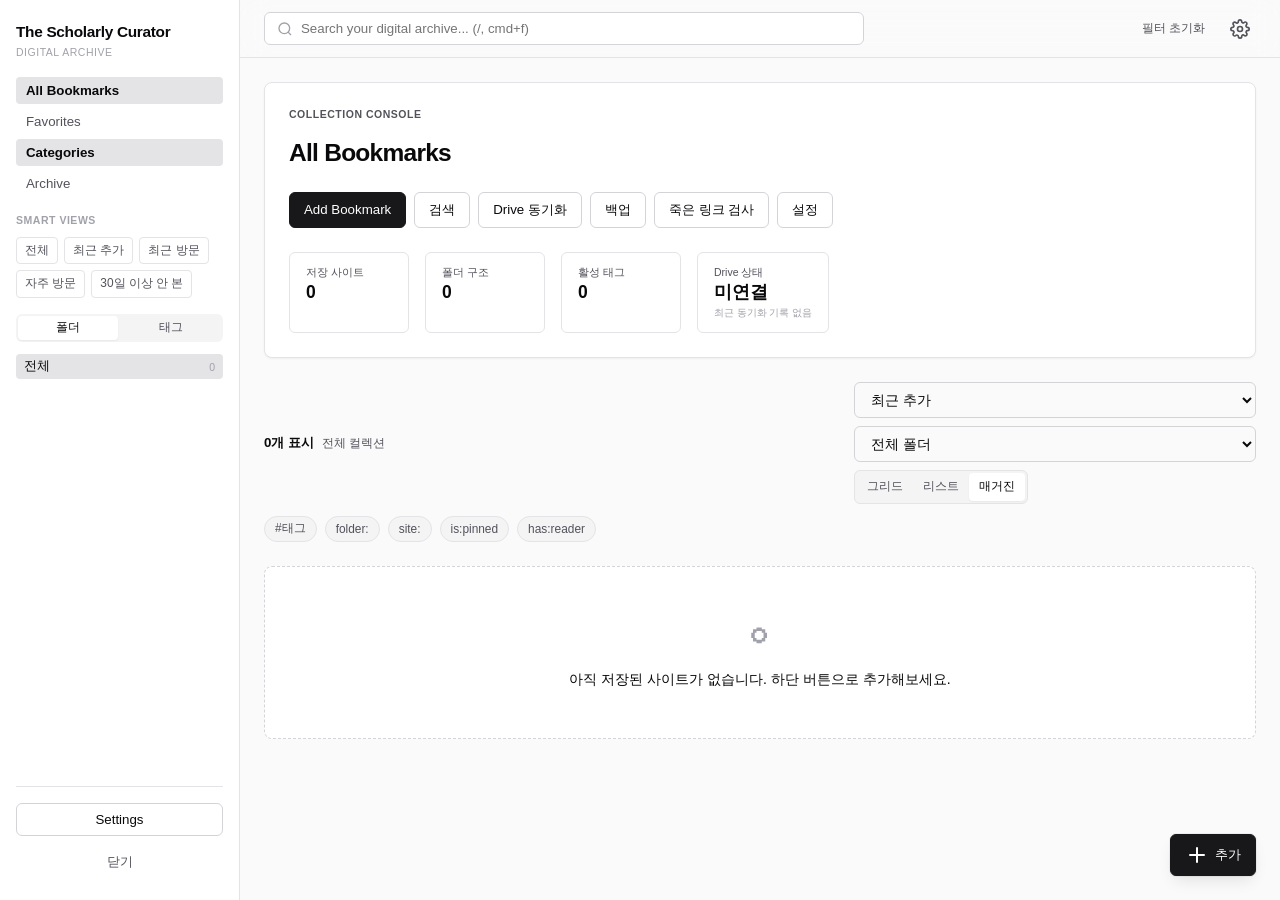
<file: index.html>
<!DOCTYPE html>
<html lang="ko">
<head>
  <meta charset="UTF-8" />
  <meta name="viewport" content="width=device-width, initial-scale=1.0" />
  <meta name="theme-color" content="#18181B" />
  <title>The Scholarly Curator</title>
  <link rel="apple-touch-icon" sizes="180x180" href="icons/apple-touch-icon.png" />
  <link rel="icon" type="image/png" sizes="32x32" href="icons/favicon-32x32.png" />
  <link rel="icon" type="image/png" sizes="16x16" href="icons/favicon-16x16.png" />
  <link rel="icon" href="icons/favicon.ico" />
  <link rel="manifest" href="icons/site.webmanifest" />
  <link rel="stylesheet" href="app-style.css" />
</head>
<body data-app-context="web">
  <div class="app-shell">
    <aside id="sidePanel" class="side-panel">
      <div class="brand-block">
        <h1>The Scholarly Curator</h1>
        <p>Digital Archive</p>
      </div>

      <nav class="main-nav">
        <button type="button" class="nav-item active" data-workspace-preset="recentAdd">All Bookmarks</button>
        <button type="button" class="nav-item" data-workspace-preset="frequent">Favorites</button>
        <button type="button" class="nav-item" id="showFolderPaneBtn" data-facet="folders">Categories</button>
        <button type="button" class="nav-item" data-workspace-preset="stale30">Archive</button>
      </nav>

      <section class="side-section quick-actions-panel">
        <div class="section-header"><h2>Smart Views</h2></div>
        <div id="suggestions" class="suggestion-list"></div>
      </section>

      <section class="side-section facet-section">
        <div class="facet-toggle" id="facetToggle">
          <button type="button" class="active" data-facet="folders">폴더</button>
          <button id="showTagPaneBtn" type="button" data-facet="tags">태그</button>
        </div>
        <div id="foldersPane" class="facet-pane">
          <div id="folderFilters" class="filter-tree"></div>
        </div>
        <div id="tagsPane" class="facet-pane" hidden>
          <input id="tagSearchInput" type="text" class="input-base input-small" placeholder="태그 검색" />
          <div id="tagFilters" class="chip-group"></div>
        </div>
      </section>

      <div class="side-footer">
        <button id="openSettingsBtn" class="btn-base btn-outline" type="button">Settings</button>
        <button id="closeSidePanelBtn" class="btn-base btn-ghost" type="button">닫기</button>
      </div>
    </aside>

    <div id="sideBackdrop" class="side-backdrop" hidden></div>

    <div class="main-panel">
      <header class="top-nav">
        <div class="nav-left">
          <button id="openSidePanelBtn" class="btn-icon" type="button" aria-label="사이드바 열기">
            <svg width="20" height="20" viewBox="0 0 24 24" fill="none" stroke="currentColor" stroke-width="2" stroke-linecap="round"><line x1="3" y1="12" x2="21" y2="12"></line><line x1="3" y1="6" x2="21" y2="6"></line><line x1="3" y1="18" x2="21" y2="18"></line></svg>
          </button>
        </div>
        <div class="search-wrap">
          <svg class="search-icon" width="16" height="16" viewBox="0 0 24 24" fill="none" stroke="currentColor" stroke-width="2"><circle cx="11" cy="11" r="8"></circle><line x1="21" y1="21" x2="16.65" y2="16.65"></line></svg>
          <input type="text" id="searchInput" class="search-input" placeholder="Search your digital archive... (/, cmd+f)" />
        </div>
        <div class="nav-right">
          <button id="clearFiltersBtn" class="btn-base btn-ghost btn-small" type="button">필터 초기화</button>
          <button id="heroOpenSettingsBtn" class="btn-icon" type="button" aria-label="설정">
            <svg width="20" height="20" viewBox="0 0 24 24" fill="none" stroke="currentColor" stroke-width="2"><circle cx="12" cy="12" r="3"></circle><path d="M19.4 15a1.65 1.65 0 0 0 .33 1.82l.06.06a2 2 0 0 1 0 2.83 2 2 0 0 1-2.83 0l-.06-.06a1.65 1.65 0 0 0-1.82-.33 1.65 1.65 0 0 0-1 1.51V21a2 2 0 0 1-2 2 2 2 0 0 1-2-2v-.09A1.65 1.65 0 0 0 9 19.4a1.65 1.65 0 0 0-1.82.33l-.06.06a2 2 0 0 1-2.83 0 2 2 0 0 1 0-2.83l.06-.06a1.65 1.65 0 0 0 .33-1.82 1.65 1.65 0 0 0-1.51-1H3a2 2 0 0 1-2-2 2 2 0 0 1 2-2h.09A1.65 1.65 0 0 0 4.6 9a1.65 1.65 0 0 0-.33-1.82l-.06-.06a2 2 0 0 1 0-2.83 2 2 0 0 1 2.83 0l.06.06a1.65 1.65 0 0 0 1.82.33H9a1.65 1.65 0 0 0 1-1.51V3a2 2 0 0 1 2-2 2 2 0 0 1 2 2v.09a1.65 1.65 0 0 0 1 1.51 1.65 1.65 0 0 0 1.82-.33l.06-.06a2 2 0 0 1 2.83 0 2 2 0 0 1 0 2.83l-.06.06a1.65 1.65 0 0 0-.33 1.82V9a1.65 1.65 0 0 0 1.51 1H21a2 2 0 0 1 2 2 2 2 0 0 1-2 2h-.09a1.65 1.65 0 0 0-1.51 1z"></path></svg>
          </button>
        </div>
      </header>

      <main class="workspace-content">
        <section class="workspace-hero">
          <div class="hero-left">
            <span class="badge">Collection Console</span>
            <h2>All Bookmarks</h2>
            <div class="hero-actions">
              <button id="heroAddSiteBtn" class="btn-base btn-primary" type="button">Add Bookmark</button>
              <button id="heroFocusSearchBtn" class="btn-base btn-outline" type="button">검색</button>
              <button id="heroDriveActionBtn" class="btn-base btn-outline" type="button">Drive 동기화</button>
              <button id="heroBackupBtn" class="btn-base btn-outline" type="button">백업</button>
              <button id="heroCheckLinksBtn" class="btn-base btn-outline" type="button">죽은 링크 검사</button>
              <button id="heroOpenSettingsPanelBtn" class="btn-base btn-outline" type="button">설정</button>
            </div>
          </div>
          <div class="hero-stats">
            <div class="stat-box"><span>저장 사이트</span><strong id="heroBookmarkCount">0</strong></div>
            <div class="stat-box"><span>폴더 구조</span><strong id="heroFolderCount">0</strong></div>
            <div class="stat-box"><span>활성 태그</span><strong id="heroTagCount">0</strong></div>
            <div class="stat-box">
              <span>Drive 상태</span>
              <strong id="heroSyncStatus">미연결</strong>
              <small id="heroSyncDetail">기록 없음</small>
            </div>
          </div>
        </section>

        <section class="controls-panel">
          <div class="controls-row">
            <div class="results-summary" aria-live="polite">
              <strong id="resultsCountLabel">0개 표시</strong>
              <span id="resultsContextLabel">전체 컬렉션</span>
              <em id="activeViewBadge" class="hidden-em">매거진 보기</em>
            </div>
            <div class="controls-group">
              <select id="sortSelect" class="input-base" aria-label="정렬 기준">
                <option value="recentAdd">최근 추가</option>
                <option value="recentVisit">최근 방문</option>
                <option value="frequent">자주 방문</option>
              </select>
              <select id="folderFilterSelect" class="input-base" aria-label="폴더 필터">
                <option value="">전체 폴더</option>
              </select>
              <div class="view-toggle" id="viewToggle">
                <button type="button" data-view-mode="grid">그리드</button>
                <button type="button" data-view-mode="list">리스트</button>
                <button type="button" data-view-mode="magazine" class="active">매거진</button>
              </div>
            </div>
          </div>
          <div class="search-shortcuts">
            <button type="button" class="chip-base" data-search-snippet="#태그 ">#태그</button>
            <button type="button" class="chip-base" data-search-snippet="folder:">folder:</button>
            <button type="button" class="chip-base" data-search-snippet="site:">site:</button>
            <button type="button" class="chip-base" data-search-snippet="is:pinned">is:pinned</button>
            <button type="button" class="chip-base" data-search-snippet="has:reader">has:reader</button>
          </div>
          <div id="activeFiltersBar" class="active-filters" hidden aria-live="polite"></div>
        </section>

        <section id="bulkBar" class="bulk-bar floating-bulk" hidden>
          <div class="bulk-info">
            <span id="bulkCount">0개 선택됨</span>
            <small id="bulkSelectionHint" hidden>선택한 항목 일괄 정리</small>
          </div>
          <div class="bulk-actions">
            <button id="bulkToggleVisibleBtn" class="btn-base btn-small btn-ghost" type="button">현재 뷰 전체선택</button>
            
            <div class="bulk-input-group">
              <input id="bulkFolderInput" class="input-base input-small" type="text" list="folderSuggestions" placeholder="이동할 폴더" />
              <button id="bulkMoveFolderBtn" class="btn-base btn-small btn-outline" type="button">폴더 적용</button>
            </div>
            
            <div class="bulk-input-group">
              <input id="bulkTagsInput" class="input-base input-small" type="text" list="tagSuggestions" placeholder="태그 입력" />
              <button id="bulkAddTagBtn" class="btn-base btn-small btn-outline" type="button">+ 태그</button>
              <button id="bulkRemoveTagBtn" class="btn-base btn-small btn-outline" type="button">- 태그</button>
            </div>

            <button id="bulkDeleteBtn" class="btn-base btn-small btn-danger" type="button">선택 삭제</button>
            <button id="bulkClearBtn" class="btn-icon btn-small btn-ghost" type="button" aria-label="선택 해제"><svg width="16" height="16" viewBox="0 0 24 24" fill="none" stroke="currentColor" stroke-width="2"><line x1="18" y1="6" x2="6" y2="18"></line><line x1="6" y1="6" x2="18" y2="18"></line></svg></button>
          </div>
        </section>

        <section id="cardsContainer" class="cards-container"></section>
      </main>
    </div>
  </div>

  <div class="settings-overlay modal-backdrop" id="settingsOverlay" hidden>
    <section class="modal-panel settings-panel" role="dialog" aria-modal="true" aria-labelledby="settingsTitle">
      <div class="modal-header">
        <h2 id="settingsTitle">Settings</h2>
        <button id="closeSettingsBtn" type="button" class="btn-icon btn-ghost"><svg width="20" height="20" viewBox="0 0 24 24" fill="none" stroke="currentColor" stroke-width="2"><line x1="18" y1="6" x2="6" y2="18"></line><line x1="6" y1="6" x2="18" y2="18"></line></svg></button>
      </div>
      <div class="modal-body">
        <section class="settings-section">
          <h3>Appearance</h3>
          <div class="theme-mode-group segmented-control" id="themeModeGroup" role="group">
            <button id="themeAutoBtn" type="button" data-theme-mode="auto">자동</button>
            <button id="themeLightBtn" type="button" data-theme-mode="light">라이트</button>
            <button id="themeDarkBtn" type="button" data-theme-mode="dark">다크</button>
          </div>
          <p id="themeModeHint" class="helper-text">시스템 테마에 맞춰 자동 적용</p>
        </section>

        <section class="settings-section">
          <h3>Folder Style</h3>
          <div class="form-group">
            <label for="folderStyleTarget">대상 폴더</label>
            <select id="folderStyleTarget" class="input-base"></select>
          </div>
          <div class="form-row">
            <input id="folderEmojiInput" class="input-base" type="text" maxlength="2" placeholder="이모지" />
            <input id="folderColorInput" class="color-picker" type="color" value="#4F46E5" />
          </div>
          <div class="btn-row">
            <button id="saveFolderStyleBtn" class="btn-base btn-primary" type="button">스타일 저장</button>
            <button id="clearFolderStyleBtn" class="btn-base btn-outline" type="button">초기화</button>
          </div>
        </section>

        <section class="settings-section">
          <h3>Data Management</h3>
          <div class="btn-grid">
            <button id="exportBtn" class="btn-base btn-outline" type="button">백업 다운로드</button>
            <button id="importBtn" class="btn-base btn-outline" type="button">백업 복구</button>
            <button id="checkDeadLinksBtn" class="btn-base btn-outline" type="button">죽은 링크 검사</button>
            <button id="deleteBrokenLinksBtn" class="btn-base btn-outline btn-danger-ghost" type="button">죽은 링크 삭제</button>
          </div>
        </section>

        <section class="settings-section">
          <h3>Bookmarklet</h3>
          <p class="helper-text">브라우저 북마크바에 등록할 저장용 북마클릿 코드를 복사합니다.</p>
          <div class="btn-row">
            <button id="bookmarkletBtn" class="btn-base btn-outline" type="button">북마클릿 코드 복사</button>
          </div>
        </section>

        <section class="settings-section">
          <div class="section-header-flex">
            <h3>Google Drive Sync</h3>
            <span id="driveStatus" class="status-badge offline">미연결</span>
          </div>
          <div class="btn-grid">
            <button id="driveConnectBtn" class="btn-base btn-outline" type="button">Google 연결</button>
            <button id="driveSyncBtn" class="btn-base btn-primary" type="button">양방향 동기화</button>
            <button id="drivePushBtn" class="btn-base btn-outline" type="button">Drive 저장</button>
            <button id="drivePullBtn" class="btn-base btn-outline" type="button">Drive 불러오기</button>
          </div>
          <details class="advanced-details">
            <summary>Advanced OAuth Settings</summary>
            <div class="form-group">
              <label for="googleClientIdInput">Client ID</label>
              <input id="googleClientIdInput" class="input-base" type="text" placeholder="xxxx.apps.googleusercontent.com" />
            </div>
            <div class="form-group">
              <label for="googleTokenDurationSelect">토큰 만료 기간</label>
              <select id="googleTokenDurationSelect" class="input-base">
                <option value="1d">1일</option>
                <option value="1w" selected>7일</option>
                <option value="1m">30일</option>
                <option value="3m">3개월</option>
                <option value="1y">1년</option>
              </select>
            </div>
            <div class="btn-row">
              <button id="saveGoogleConfigBtn" class="btn-base btn-outline" type="button">저장</button>
              <button id="clearGoogleConfigBtn" class="btn-base btn-outline" type="button">초기화</button>
            </div>
          </details>
        </section>
      </div>
    </section>
  </div>

  <div class="bottom-cta">
    <button id="saveCurrentTabBtn" class="btn-base btn-primary shadow-float" data-tooltip="현재 탭을 바로 저장" hidden>현재 탭 추가</button>
    <button id="openSheetBtn" class="btn-base btn-primary shadow-float fab" aria-label="새 사이트 추가">
      <svg width="24" height="24" viewBox="0 0 24 24" fill="none" stroke="currentColor" stroke-width="2" stroke-linecap="round"><line x1="12" y1="5" x2="12" y2="19"></line><line x1="5" y1="12" x2="19" y2="12"></line></svg>
      <span>추가</span>
    </button>
  </div>
  <button id="scrollTopBtn" class="btn-icon shadow-float floating-up" type="button" hidden aria-label="맨 위로">
    <svg width="20" height="20" viewBox="0 0 24 24" fill="none" stroke="currentColor" stroke-width="2"><polyline points="18 15 12 9 6 15"></polyline></svg>
  </button>

  <input type="file" id="importFile" accept="application/json" hidden />
  <div id="toastContainer" class="toast-container"></div>

  <div class="reader-overlay modal-backdrop" id="readerOverlay" hidden>
    <article class="modal-panel reader-panel">
      <div class="modal-header">
        <h2 id="readerTitle" class="reader-title">Title</h2>
        <div class="header-actions">
          <a id="readerOpenOriginal" href="#" target="_blank" rel="noopener noreferrer" class="btn-base btn-outline btn-small">원문 열기</a>
          <button id="readerCloseBtn" type="button" class="btn-icon btn-ghost"><svg width="20" height="20" viewBox="0 0 24 24" fill="none" stroke="currentColor" stroke-width="2"><line x1="18" y1="6" x2="6" y2="18"></line><line x1="6" y1="6" x2="18" y2="18"></line></svg></button>
        </div>
      </div>
      <div class="modal-body reader-body-wrap">
        <p id="readerSubline" class="reader-meta"></p>
        <div id="readerImages" class="reader-images"></div>
        <div id="readerBody" class="reader-content"></div>
      </div>
    </article>
  </div>

  <div class="sheet-overlay modal-backdrop" id="sheetOverlay" hidden>
    <div class="sheet modal-panel" id="sheet">
      <div class="modal-header">
        <h2 id="sheetTitle">새 사이트 추가</h2>
      </div>
      <div class="sheet-body">
        <div class="sheet-progress" id="sheetProgress">1 / 2 단계 · URL 입력</div>
        
        <div class="field-group" id="step1">
          <div class="form-group">
            <label for="siteUrl">URL</label>
            <input type="url" id="siteUrl" class="input-base" placeholder="https://example.com" required />
          </div>
          <div class="btn-row actions-end">
            <button type="button" class="btn-base btn-ghost" id="cancelBtn1">취소</button>
            <button type="button" class="btn-base btn-primary" id="nextBtn">다음</button>
          </div>
        </div>

        <div class="field-group" id="step2">
          <div class="metadata-preview" id="metadataPreview" hidden>
            <img id="metadataThumb" alt="" class="meta-thumb" />
            <div class="meta-text">
              <div class="meta-domain">
                <img id="metadataFavicon" alt="" class="meta-favicon" />
                <span id="metadataDomain"></span>
              </div>
              <p id="metadataDescription" class="meta-desc-text"></p>
            </div>
          </div>
          
          <div class="metadata-skeleton" id="metadataSkeleton" hidden>
            <div class="skeleton-thumb"></div>
            <div class="skeleton-lines"><span></span><span></span><span></span></div>
          </div>
          
          <p class="helper-text" id="metadataHint">URL을 확인하면 제목·폴더·태그를 빠르게 정리할 수 있습니다.</p>
          
          <div class="form-grid">
            <div class="form-group">
              <label for="siteName">사이트 이름</label>
              <input type="text" id="siteName" class="input-base" placeholder="사이트 이름" />
            </div>
            <div class="form-group">
              <label for="siteFolder">폴더</label>
              <input type="text" id="siteFolder" class="input-base" placeholder="기본" list="folderSuggestions" />
            </div>
          </div>

          <div class="form-group">
            <label for="siteTags">태그 <span class="label-hint">(Space / Enter로 구분)</span></label>
            <div class="tag-input-container" id="siteTagsChipBox">
              <input type="text" id="siteTagsEditor" class="tag-input-field" placeholder="태그 입력..." />
            </div>
            <input type="text" id="siteTags" hidden />
          </div>

          <div class="form-group">
            <label for="siteDesc">메모</label>
            <textarea id="siteDesc" class="input-base textarea-base" rows="3" placeholder="간단한 메모를 남겨보세요."></textarea>
          </div>

          <details class="advanced-details subtle">
            <summary>고급 URL 수정</summary>
            <div class="form-group"><label for="siteThumbUrl">썸네일 URL</label><input type="url" id="siteThumbUrl" class="input-base" /></div>
            <div class="form-group"><label for="siteFaviconUrl">파비콘 URL</label><input type="url" id="siteFaviconUrl" class="input-base" /></div>
          </details>

          <div class="btn-row actions-end mt-4">
            <button type="button" class="btn-base btn-ghost" id="backBtn">이전</button>
            <button type="button" class="btn-base btn-primary" id="saveBtn">완료</button>
          </div>
        </div>
      </div>
    </div>
  </div>

  <div class="action-dialog-overlay modal-backdrop" id="actionDialogOverlay" hidden>
    <section class="modal-panel action-dialog" role="dialog" aria-modal="true" aria-labelledby="actionDialogTitle">
      <div class="modal-header compact">
        <div>
          <p id="actionDialogEyebrow" class="dialog-eyebrow">선택한 항목 작업</p>
          <h2 id="actionDialogTitle" class="dialog-title">작업 확인</h2>
        </div>
        <button id="actionDialogCloseBtn" type="button" class="btn-icon btn-ghost"><svg width="18" height="18" viewBox="0 0 24 24" fill="none" stroke="currentColor" stroke-width="2"><line x1="18" y1="6" x2="6" y2="18"></line><line x1="6" y1="6" x2="18" y2="18"></line></svg></button>
      </div>
      <div class="modal-body">
        <p id="actionDialogDescription" class="dialog-desc"></p>
        <div class="form-group">
          <label id="actionDialogLabel" for="actionDialogInput">입력</label>
          <input id="actionDialogInput" class="input-base" type="text" />
        </div>
        <p id="actionDialogSummary" class="dialog-summary"></p>
        <div class="btn-row actions-end mt-4">
          <button id="actionDialogCancelBtn" type="button" class="btn-base btn-outline">취소</button>
          <button id="actionDialogConfirmBtn" type="button" class="btn-base btn-primary">확인</button>
        </div>
      </div>
    </section>
  </div>

  <datalist id="folderSuggestions"></datalist>
  <datalist id="tagSuggestions"></datalist>

  <script src="https://accounts.google.com/gsi/client" async defer></script>
  <script src="app.js"></script>
</body>
</html>
</file>
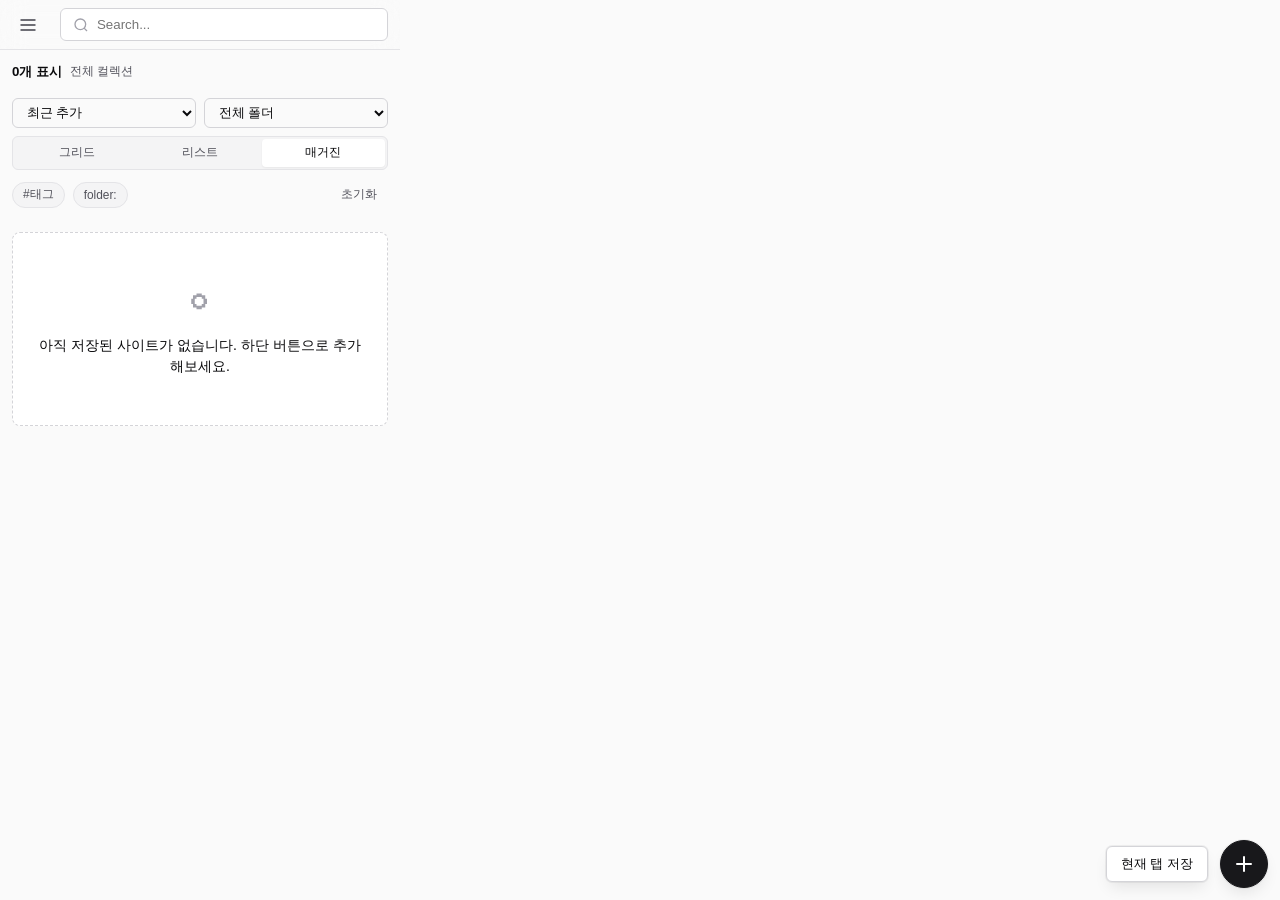
<file: extension/popup.html>
<!DOCTYPE html>
<html lang="ko">
<head>
  <meta charset="UTF-8" />
  <meta name="viewport" content="width=device-width, initial-scale=1.0" />
  <title>Remember Popup</title>
  <link rel="stylesheet" href="../app-style.css" />
</head>
<body data-app-context="extension">
  <div class="app-shell">
    <aside id="sidePanel" class="side-panel">
      <div class="brand-block">
        <h1>Archive Controls</h1>
      </div>
      <section class="side-section quick-actions-panel">
        <div class="section-header"><h2>Smart Views</h2></div>
        <div id="suggestions" class="suggestion-list"></div>
      </section>
      <section class="side-section facet-section">
        <div class="facet-toggle" id="facetToggle">
          <button id="showFolderPaneBtn" type="button" data-facet="folders" class="active">폴더</button>
          <button id="showTagPaneBtn" type="button" data-facet="tags">태그</button>
        </div>
        <div id="foldersPane" class="facet-pane">
          <div id="folderFilters" class="filter-tree"></div>
        </div>
        <div id="tagsPane" class="facet-pane" hidden>
          <input id="tagSearchInput" type="text" class="input-base input-small" placeholder="태그 검색" />
          <div id="tagFilters" class="chip-group"></div>
        </div>
      </section>
      <div class="side-footer">
        <button id="openSettingsBtn" class="btn-base btn-outline" type="button">Settings</button>
        <button id="closeSidePanelBtn" class="btn-base btn-ghost" type="button">닫기</button>
      </div>
    </aside>

    <div id="sideBackdrop" class="side-backdrop" hidden></div>

    <div class="main-panel">
      <header class="top-nav">
        <div class="nav-left">
          <button id="openSidePanelBtn" class="btn-icon" type="button" aria-label="메뉴 열기">
            <svg width="20" height="20" viewBox="0 0 24 24" fill="none" stroke="currentColor" stroke-width="2"><line x1="3" y1="12" x2="21" y2="12"></line><line x1="3" y1="6" x2="21" y2="6"></line><line x1="3" y1="18" x2="21" y2="18"></line></svg>
          </button>
        </div>
        <div class="search-wrap">
          <svg class="search-icon" width="16" height="16" viewBox="0 0 24 24" fill="none" stroke="currentColor" stroke-width="2"><circle cx="11" cy="11" r="8"></circle><line x1="21" y1="21" x2="16.65" y2="16.65"></line></svg>
          <input type="text" id="searchInput" class="search-input" placeholder="Search..." />
        </div>
      </header>

      <main class="workspace-content">
        <section class="controls-panel">
          <div class="controls-row">
            <div class="results-summary" aria-live="polite">
              <strong id="resultsCountLabel">0개 표시</strong>
              <span id="resultsContextLabel">전체 컬렉션</span>
            </div>
            <div class="controls-group">
              <select id="sortSelect" class="input-base input-small" aria-label="정렬 기준">
                <option value="recentAdd">최근 추가</option>
                <option value="recentVisit">최근 방문</option>
                <option value="frequent">자주 방문</option>
              </select>
              <select id="folderFilterSelect" class="input-base input-small" aria-label="폴더 필터">
                <option value="">전체 폴더</option>
              </select>
              <div class="view-toggle" id="viewToggle">
                <button type="button" data-view-mode="grid">그리드</button>
                <button type="button" data-view-mode="list">리스트</button>
                <button type="button" data-view-mode="magazine" class="active">매거진</button>
              </div>
            </div>
          </div>
          <div class="search-shortcuts">
            <button type="button" class="chip-base" data-search-snippet="#태그 ">#태그</button>
            <button type="button" class="chip-base" data-search-snippet="folder:">folder:</button>
            <button id="clearFiltersBtn" class="btn-base btn-ghost btn-small" type="button" style="margin-left:auto;">초기화</button>
          </div>
        </section>

        <section id="bulkBar" class="bulk-bar floating-bulk" hidden>
          <div class="bulk-info"><span id="bulkCount">0개 선택됨</span></div>
          <div class="bulk-actions">
            <button id="bulkToggleVisibleBtn" class="btn-base btn-small btn-ghost" type="button">현재 뷰 전체선택</button>
            <button id="bulkMoveFolderBtn" class="btn-base btn-small btn-outline" type="button">폴더 적용</button>
            <button id="bulkAddTagBtn" class="btn-base btn-small btn-outline" type="button">+ 태그</button>
            <button id="bulkRemoveTagBtn" class="btn-base btn-small btn-outline" type="button">- 태그</button>
            <button id="bulkDeleteBtn" class="btn-base btn-small btn-danger" type="button">선택 삭제</button>
            <button id="bulkClearBtn" class="btn-base btn-small btn-ghost" type="button">해제</button>
          </div>
        </section>

        <section id="cardsContainer" class="cards-container"></section>
      </main>
    </div>
  </div>

  <div class="bottom-cta">
    <button id="saveCurrentTabBtn" class="btn-base btn-outline shadow-float" data-tooltip="현재 탭 저장">현재 탭 저장</button>
    <button id="openSheetBtn" class="btn-base btn-primary shadow-float fab" type="button" aria-label="직접 추가">
      <svg width="24" height="24" viewBox="0 0 24 24" fill="none" stroke="currentColor" stroke-width="2" stroke-linecap="round"><line x1="12" y1="5" x2="12" y2="19"></line><line x1="5" y1="12" x2="19" y2="12"></line></svg>
    </button>
  </div>
  <button id="scrollTopBtn" class="btn-icon shadow-float floating-up" type="button" hidden aria-label="맨 위로">
    <svg width="20" height="20" viewBox="0 0 24 24" fill="none" stroke="currentColor" stroke-width="2"><polyline points="18 15 12 9 6 15"></polyline></svg>
  </button>

  <div id="toastContainer" class="toast-container"></div>

  <div class="settings-overlay modal-backdrop" id="settingsOverlay" hidden>
    <section class="modal-panel settings-panel" role="dialog" aria-modal="true" aria-labelledby="settingsTitle">
      <div class="modal-header compact">
        <h2 id="settingsTitle">Settings</h2>
        <button id="closeSettingsBtn" type="button" class="btn-icon btn-ghost"><svg width="20" height="20" viewBox="0 0 24 24" fill="none" stroke="currentColor" stroke-width="2"><line x1="18" y1="6" x2="6" y2="18"></line><line x1="6" y1="6" x2="18" y2="18"></line></svg></button>
      </div>
      <div class="modal-body">
        <section class="settings-section">
          <h3>Appearance</h3>
          <div class="theme-mode-group segmented-control" id="themeModeGroup" role="group">
            <button id="themeAutoBtn" type="button" data-theme-mode="auto">자동</button>
            <button id="themeLightBtn" type="button" data-theme-mode="light">라이트</button>
            <button id="themeDarkBtn" type="button" data-theme-mode="dark">다크</button>
          </div>
        </section>
        <section class="settings-section">
          <h3>Google Drive Sync</h3>
          <span id="driveStatus" class="status-badge offline" style="margin-bottom:8px; display:inline-block;">미연결</span>
          <div class="btn-grid">
            <button id="driveConnectBtn" class="btn-base btn-outline btn-small" type="button">연결</button>
            <button id="driveSyncBtn" class="btn-base btn-primary btn-small" type="button">동기화</button>
            <button id="drivePushBtn" class="btn-base btn-outline btn-small" type="button">저장</button>
            <button id="drivePullBtn" class="btn-base btn-outline btn-small" type="button">복구</button>
          </div>
          <details class="advanced-details mt-4">
            <summary>Advanced OAuth Settings</summary>
            <div class="form-group"><label for="googleClientIdInput">Client ID</label><input id="googleClientIdInput" class="input-base input-small" type="text" /></div>
            <div class="form-group">
              <label for="googleTokenDurationSelect">토큰 기간</label>
              <select id="googleTokenDurationSelect" class="input-base input-small"><option value="1w" selected>7일</option><option value="1m">30일</option></select>
            </div>
            <div class="btn-row"><button id="saveGoogleConfigBtn" class="btn-base btn-outline btn-small" type="button">저장</button><button id="clearGoogleConfigBtn" class="btn-base btn-outline btn-small" type="button">초기화</button></div>
          </details>
        </section>
        <section class="settings-section">
          <h3>Data Management</h3>
          <div class="btn-grid">
            <button id="exportBtn" class="btn-base btn-outline btn-small" type="button">백업 다운로드</button>
            <button id="importBtn" class="btn-base btn-outline btn-small" type="button">백업 복구</button>
            <button id="checkDeadLinksBtn" class="btn-base btn-outline btn-small" type="button">죽은 링크 검사</button>
            <button id="deleteBrokenLinksBtn" class="btn-base btn-outline btn-danger-ghost btn-small" type="button">죽은 링크 삭제</button>
          </div>
        </section>
      </div>
    </section>
  </div>

  <div class="reader-overlay modal-backdrop" id="readerOverlay" hidden>
    <article class="modal-panel reader-panel">
      <div class="modal-header compact">
        <h2 id="readerTitle" class="reader-title" style="font-size:1.1rem; overflow:hidden; text-overflow:ellipsis; white-space:nowrap; max-width:60%;">Title</h2>
        <div class="header-actions">
          <a id="readerOpenOriginal" href="#" target="_blank" rel="noopener noreferrer" class="btn-base btn-outline btn-small">원문 열기</a>
          <button id="readerCloseBtn" type="button" class="btn-icon btn-ghost"><svg width="20" height="20" viewBox="0 0 24 24" fill="none" stroke="currentColor" stroke-width="2"><line x1="18" y1="6" x2="6" y2="18"></line><line x1="6" y1="6" x2="18" y2="18"></line></svg></button>
        </div>
      </div>
      <div class="modal-body reader-body-wrap">
        <p id="readerSubline" class="reader-meta"></p>
        <div id="readerImages" class="reader-images"></div>
        <div id="readerBody" class="reader-content"></div>
      </div>
    </article>
  </div>

  <div class="sheet-overlay modal-backdrop" id="sheetOverlay">
    <div class="sheet modal-panel" id="sheet">
      <div class="modal-header compact"><h2 id="sheetTitle">새 사이트 추가</h2></div>
      <div class="sheet-body">
        <div class="sheet-progress" id="sheetProgress">1 / 2 단계 · URL 입력</div>
        <div class="field-group" id="step1">
          <div class="form-group"><label for="siteUrl">URL</label><input type="url" id="siteUrl" class="input-base" required /></div>
          <div class="btn-row actions-end"><button type="button" class="btn-base btn-ghost" id="cancelBtn1">취소</button><button type="button" class="btn-base btn-primary" id="nextBtn">다음</button></div>
        </div>
        <div class="field-group" id="step2">
          <div class="metadata-preview" id="metadataPreview" hidden>
            <img id="metadataThumb" alt="" class="meta-thumb" />
            <div class="meta-text"><div class="meta-domain"><img id="metadataFavicon" alt="" class="meta-favicon" /><span id="metadataDomain"></span></div><p id="metadataDescription" class="meta-desc-text"></p></div>
          </div>
          <div class="metadata-skeleton" id="metadataSkeleton" hidden><div class="skeleton-thumb"></div><div class="skeleton-lines"><span></span><span></span><span></span></div></div>
          <p class="helper-text" id="metadataHint"></p>
          <div class="form-group"><label for="siteName">사이트 이름</label><input type="text" id="siteName" class="input-base input-small" /></div>
          <div class="form-group"><label for="siteFolder">폴더</label><input type="text" id="siteFolder" class="input-base input-small" list="folderSuggestions" /></div>
          <div class="form-group">
            <label for="siteTags">태그</label>
            <div class="tag-input-container" id="siteTagsChipBox" style="min-height:36px; padding:4px 8px;"><input type="text" id="siteTagsEditor" class="tag-input-field" style="font-size:0.85rem;" placeholder="입력 후 Space" /></div>
            <input type="text" id="siteTags" hidden />
          </div>
          <div class="form-group"><label for="siteDesc">메모</label><textarea id="siteDesc" class="input-base textarea-base" rows="2"></textarea></div>
          <div class="btn-row actions-end mt-4"><button type="button" class="btn-base btn-ghost" id="backBtn">이전</button><button type="button" class="btn-base btn-primary" id="saveBtn">완료</button></div>
        </div>
      </div>
    </div>
  </div>

  <div class="action-dialog-overlay modal-backdrop" id="actionDialogOverlay" hidden>
    <section class="modal-panel action-dialog" role="dialog" aria-modal="true" aria-labelledby="actionDialogTitle">
      <div class="modal-header compact">
        <div><p id="actionDialogEyebrow" class="dialog-eyebrow">작업</p><h2 id="actionDialogTitle" class="dialog-title">확인</h2></div>
        <button id="actionDialogCloseBtn" type="button" class="btn-icon btn-ghost"><svg width="18" height="18" viewBox="0 0 24 24" fill="none" stroke="currentColor" stroke-width="2"><line x1="18" y1="6" x2="6" y2="18"></line><line x1="6" y1="6" x2="18" y2="18"></line></svg></button>
      </div>
      <div class="modal-body">
        <p id="actionDialogDescription" class="dialog-desc"></p>
        <div class="form-group"><label id="actionDialogLabel" for="actionDialogInput">입력</label><input id="actionDialogInput" class="input-base" type="text" /></div>
        <p id="actionDialogSummary" class="dialog-summary"></p>
        <div class="btn-row actions-end mt-4"><button id="actionDialogCancelBtn" type="button" class="btn-base btn-outline">취소</button><button id="actionDialogConfirmBtn" type="button" class="btn-base btn-primary">확인</button></div>
      </div>
    </section>
  </div>

  <datalist id="folderSuggestions"></datalist>
  <datalist id="tagSuggestions"></datalist>
  <input type="file" id="importFile" accept="application/json" hidden />

  <script src="../app.js"></script>
</body>
</html>
</file>
<file: app-style.css>
/* Design System Tokens */
:root {
  --color-bg-base: #FAFAFA;
  --color-bg-panel: #FFFFFF;
  --color-bg-hover: #F4F4F5;
  --color-bg-active: #E4E4E7;
  --color-border-subtle: #E4E4E7;
  --color-border-strong: #D4D4D8;
  
  --color-text-primary: #09090B;
  --color-text-secondary: #52525B;
  --color-text-tertiary: #A1A1AA;
  
  --color-accent-bg: #18181B;
  --color-accent-hover: #27272A;
  --color-accent-text: #FFFFFF;
  
  --color-danger-bg: #FEF2F2;
  --color-danger-text: #EF4444;
  --color-danger-border: #FCA5A5;

  --color-focus-ring: rgba(24, 24, 27, 0.25);

  --radius-sm: 4px;
  --radius-md: 6px;
  --radius-lg: 8px;
  --radius-xl: 12px;
  --radius-pill: 9999px;

  --shadow-sm: 0 1px 2px rgba(0,0,0,0.05);
  --shadow-float: 0 0 0 1px rgba(0,0,0,0.05), 0 8px 16px -4px rgba(0,0,0,0.1);
  --shadow-modal: 0 0 0 1px rgba(0,0,0,0.05), 0 24px 48px -12px rgba(0,0,0,0.18);

  --transition-fast: 0.15s cubic-bezier(0.4, 0, 0.2, 1);
  --font-sans: -apple-system, BlinkMacSystemFont, "Pretendard Variable", Pretendard, "Segoe UI", Roboto, sans-serif;
}

body[data-theme="dark"] {
  --color-bg-base: #09090B;
  --color-bg-panel: #121212;
  --color-bg-hover: #1F1F22;
  --color-bg-active: #27272A;
  --color-border-subtle: #27272A;
  --color-border-strong: #3F3F46;
  
  --color-text-primary: #FAFAFA;
  --color-text-secondary: #A1A1AA;
  --color-text-tertiary: #71717A;
  
  --color-accent-bg: #FAFAFA;
  --color-accent-hover: #E4E4E7;
  --color-accent-text: #09090B;
  
  --color-danger-bg: #450A0A;
  --color-danger-text: #F87171;
  --color-danger-border: #7F1D1D;

  --color-focus-ring: rgba(250, 250, 250, 0.3);

  --shadow-sm: 0 1px 2px rgba(0,0,0,0.5);
  --shadow-float: 0 0 0 1px rgba(255,255,255,0.1), 0 8px 16px -4px rgba(0,0,0,0.5);
  --shadow-modal: 0 0 0 1px rgba(255,255,255,0.1), 0 24px 48px -12px rgba(0,0,0,0.8);
}

/* Reset & Base */
*, *::before, *::after { box-sizing: border-box; }
html { font-size: 14px; }
body {
  margin: 0;
  font-family: var(--font-sans);
  background-color: var(--color-bg-base);
  color: var(--color-text-primary);
  line-height: 1.5;
  -webkit-font-smoothing: antialiased;
  transition: background-color var(--transition-fast), color var(--transition-fast);
}
[hidden] { display: none !important; }
button { font-family: inherit; cursor: pointer; }
input, select, textarea { font-family: inherit; }
a { color: inherit; text-decoration: none; }
h1, h2, h3, p { margin: 0; }

/* Utilities / Components */
.input-base {
  width: 100%;
  padding: 8px 12px;
  background: var(--color-bg-base);
  border: 1px solid var(--color-border-strong);
  border-radius: var(--radius-md);
  color: var(--color-text-primary);
  font-size: 1rem;
  transition: border-color var(--transition-fast), box-shadow var(--transition-fast);
  outline: none;
}
.input-base:focus {
  border-color: var(--color-text-primary);
  box-shadow: 0 0 0 2px var(--color-bg-base), 0 0 0 4px var(--color-focus-ring);
}
.input-small { padding: 6px 10px; font-size: 0.9rem; }
.textarea-base { resize: vertical; min-height: 80px; }

.btn-base {
  display: inline-flex;
  align-items: center;
  justify-content: center;
  gap: 6px;
  padding: 8px 14px;
  font-size: 0.95rem;
  font-weight: 500;
  border-radius: var(--radius-md);
  border: 1px solid transparent;
  transition: all var(--transition-fast);
  outline: none;
  white-space: nowrap;
}
.btn-base:focus-visible { box-shadow: 0 0 0 2px var(--color-bg-base), 0 0 0 4px var(--color-focus-ring); }
.btn-base:active { transform: scale(0.98); }
.btn-small { padding: 4px 10px; font-size: 0.85rem; }

.btn-primary { background: var(--color-accent-bg); color: var(--color-accent-text); border-color: var(--color-accent-bg); }
.btn-primary:hover { background: var(--color-accent-hover); border-color: var(--color-accent-hover); }

.btn-outline { background: var(--color-bg-panel); color: var(--color-text-primary); border-color: var(--color-border-strong); }
.btn-outline:hover { background: var(--color-bg-hover); }

.btn-ghost { background: transparent; color: var(--color-text-secondary); }
.btn-ghost:hover { background: var(--color-bg-hover); color: var(--color-text-primary); }

.btn-danger { background: var(--color-danger-bg); color: var(--color-danger-text); border-color: var(--color-danger-border); }
.btn-danger:hover { filter: brightness(0.95); }
.btn-danger-ghost { background: transparent; color: var(--color-danger-text); border-color: var(--color-danger-border); }
.btn-danger-ghost:hover { background: var(--color-danger-bg); }

.btn-icon {
  display: inline-flex; align-items: center; justify-content: center;
  width: 32px; height: 32px; padding: 0; border-radius: var(--radius-md);
  background: transparent; border: 1px solid transparent; color: var(--color-text-secondary);
  transition: all var(--transition-fast);
}
.btn-icon:hover { background: var(--color-bg-hover); color: var(--color-text-primary); }
.btn-icon.btn-small { width: 24px; height: 24px; }

.chip-base {
  display: inline-flex; align-items: center; gap: 4px;
  padding: 4px 10px; border-radius: var(--radius-pill);
  background: var(--color-bg-hover); border: 1px solid var(--color-border-subtle);
  color: var(--color-text-secondary); font-size: 0.85rem; font-weight: 500;
  transition: all var(--transition-fast);
}
.chip-base:hover { background: var(--color-bg-active); color: var(--color-text-primary); }

.shadow-float { box-shadow: var(--shadow-float); }

/* Layout: App Shell */
.app-shell { display: grid; grid-template-columns: 240px minmax(0, 1fr); min-height: 100vh; }

/* Sidebar */
.side-panel {
  display: flex; flex-direction: column; gap: 16px;
  background: var(--color-bg-panel); border-right: 1px solid var(--color-border-subtle);
  padding: 20px 16px; position: sticky; top: 0; height: 100vh; overflow-y: auto;
}
.brand-block h1 { font-size: 1.1rem; font-weight: 600; letter-spacing: -0.02em; }
.brand-block p { font-size: 0.75rem; color: var(--color-text-tertiary); text-transform: uppercase; letter-spacing: 0.05em; margin-top: 2px; }

.main-nav { display: flex; flex-direction: column; gap: 4px; }
.nav-item {
  text-align: left; background: transparent; border: none; padding: 6px 10px;
  border-radius: var(--radius-sm); color: var(--color-text-secondary); font-size: 0.95rem; font-weight: 500;
  transition: background var(--transition-fast), color var(--transition-fast);
}
.nav-item:hover { background: var(--color-bg-hover); color: var(--color-text-primary); }
.nav-item.active { background: var(--color-bg-active); color: var(--color-text-primary); font-weight: 600; }

.side-section .section-header h2 { font-size: 0.75rem; color: var(--color-text-tertiary); text-transform: uppercase; letter-spacing: 0.05em; font-weight: 600; margin-bottom: 8px; }
.suggestion-list { display: flex; flex-wrap: wrap; gap: 6px; }
.suggestion { font-size: 0.85rem; color: var(--color-text-secondary); padding: 4px 8px; border-radius: var(--radius-sm); border: 1px solid var(--color-border-subtle); cursor: pointer; }
.suggestion:hover { background: var(--color-bg-hover); color: var(--color-text-primary); }

.facet-toggle { display: grid; grid-template-columns: 1fr 1fr; gap: 4px; margin-bottom: 12px; background: var(--color-bg-hover); padding: 2px; border-radius: var(--radius-md); }
.facet-toggle button { background: transparent; border: none; padding: 4px 0; font-size: 0.85rem; font-weight: 500; color: var(--color-text-secondary); border-radius: var(--radius-sm); }
.facet-toggle button.active { background: var(--color-bg-panel); color: var(--color-text-primary); box-shadow: var(--shadow-sm); }

.filter-tree { display: flex; flex-direction: column; gap: 2px; }
.folder-chip {
  display: flex; align-items: center; width: 100%; text-align: left; background: transparent; border: none;
  padding: 4px 8px; border-radius: var(--radius-sm); color: var(--color-text-secondary); font-size: 0.9rem; cursor: pointer;
}
.folder-chip:hover { background: var(--color-bg-hover); }
.folder-chip.active { background: var(--color-bg-active); color: var(--color-text-primary); font-weight: 500; }
.folder-chip .folder-label { flex: 1; overflow: hidden; text-overflow: ellipsis; white-space: nowrap; }
.folder-chip .count { font-size: 0.75rem; color: var(--color-text-tertiary); margin-left: 8px; }
.folder-node { padding-left: calc(8px + var(--indent, 0px)); }
.folder-toggle { width: 16px; text-align: center; color: var(--color-text-tertiary); margin-right: 4px; }
.folder-chip.drop-ready { background: var(--color-bg-active); outline: 2px solid var(--color-text-primary); }

.chip-group { display: flex; flex-wrap: wrap; gap: 6px; margin-top: 12px; }
.tag-chip { font-size: 0.8rem; color: var(--color-text-secondary); background: var(--color-bg-hover); padding: 2px 8px; border-radius: var(--radius-sm); cursor: pointer; }
.tag-chip:hover { background: var(--color-border-subtle); color: var(--color-text-primary); }
.tag-chip.selected { background: var(--color-text-primary); color: var(--color-bg-panel); }

.side-footer { margin-top: auto; padding-top: 16px; display: grid; gap: 8px; border-top: 1px solid var(--color-border-subtle); }

/* Main Panel */
.main-panel { display: flex; flex-direction: column; min-width: 0; position: relative; }

/* Top Nav */
.top-nav {
  display: flex; align-items: center; gap: 16px; padding: 12px 24px;
  position: sticky; top: 0; z-index: 10; background: rgba(var(--color-bg-base-rgb), 0.8);
  backdrop-filter: blur(12px); border-bottom: 1px solid var(--color-border-subtle);
}
.nav-left { display: none; }
.search-wrap { flex: 1; display: flex; align-items: center; gap: 8px; max-width: 600px; background: var(--color-bg-panel); border: 1px solid var(--color-border-strong); border-radius: var(--radius-md); padding: 0 12px; transition: border-color var(--transition-fast); }
.search-wrap:focus-within { border-color: var(--color-text-primary); box-shadow: 0 0 0 2px var(--color-bg-base), 0 0 0 4px var(--color-focus-ring); }
.search-icon { color: var(--color-text-tertiary); }
.search-input { flex: 1; border: none; background: transparent; padding: 8px 0; font-size: 0.95rem; color: var(--color-text-primary); outline: none; }
.nav-right { display: flex; align-items: center; gap: 8px; margin-left: auto; }

/* Workspace Content */
.workspace-content { padding: 24px; display: flex; flex-direction: column; gap: 24px; max-width: 1400px; margin: 0 auto; width: 100%; }

/* Hero */
.workspace-hero {
  display: flex; gap: 24px; justify-content: space-between; align-items: flex-end; flex-wrap: wrap;
  background: var(--color-bg-panel); border: 1px solid var(--color-border-subtle); border-radius: var(--radius-lg); padding: 24px; box-shadow: var(--shadow-sm);
}
.hero-left { display: flex; flex-direction: column; gap: 12px; }
.hero-left .badge { font-size: 0.75rem; text-transform: uppercase; font-weight: 600; color: var(--color-text-secondary); letter-spacing: 0.05em; }
.hero-left h2 { font-size: 1.75rem; font-weight: 600; letter-spacing: -0.03em; }
.hero-actions { display: flex; flex-wrap: wrap; gap: 8px; margin-top: 8px; }

.hero-stats { display: flex; gap: 16px; flex-wrap: wrap; }
.stat-box { display: flex; flex-direction: column; gap: 4px; padding: 12px 16px; border: 1px solid var(--color-border-subtle); border-radius: var(--radius-md); min-width: 120px; }
.stat-box span { font-size: 0.75rem; color: var(--color-text-secondary); }
.stat-box strong { font-size: 1.25rem; font-weight: 600; line-height: 1; }
.stat-box small { font-size: 0.7rem; color: var(--color-text-tertiary); }

/* Controls */
.controls-panel { display: flex; flex-direction: column; gap: 12px; }
.controls-row { display: flex; justify-content: space-between; align-items: center; flex-wrap: wrap; gap: 16px; }
.results-summary { display: flex; align-items: center; gap: 8px; }
.results-summary strong { font-weight: 600; font-size: 0.95rem; }
.results-summary span { color: var(--color-text-secondary); font-size: 0.85rem; }
.hidden-em { display: none; }

.controls-group { display: flex; align-items: center; gap: 8px; flex-wrap: wrap; }
.view-toggle { display: flex; background: var(--color-bg-hover); padding: 2px; border-radius: var(--radius-md); border: 1px solid var(--color-border-subtle); }
.view-toggle button { background: transparent; border: none; padding: 6px 10px; font-size: 0.85rem; font-weight: 500; color: var(--color-text-secondary); border-radius: var(--radius-sm); }
.view-toggle button.active { background: var(--color-bg-panel); color: var(--color-text-primary); box-shadow: var(--shadow-sm); }
.search-shortcuts { display: flex; flex-wrap: wrap; gap: 8px; }

/* Active Filters */
.active-filters { display: flex; flex-wrap: wrap; align-items: center; gap: 8px; padding-top: 12px; border-top: 1px solid var(--color-border-subtle); }
.active-filters-label { font-size: 0.8rem; font-weight: 600; color: var(--color-text-secondary); }
.active-filter-list { display: flex; flex-wrap: wrap; gap: 6px; }
.active-filter-chip { display: inline-flex; align-items: center; gap: 4px; padding: 2px 8px; font-size: 0.8rem; background: var(--color-bg-active); border: 1px solid var(--color-border-strong); border-radius: var(--radius-sm); color: var(--color-text-primary); }
.active-filters-clear { font-size: 0.8rem; color: var(--color-text-secondary); background: transparent; border: none; text-decoration: underline; cursor: pointer; }

/* Floating Bulk Bar */
.floating-bulk {
  position: fixed; bottom: 32px; left: 50%; transform: translateX(-50%); z-index: 100;
  display: flex; flex-direction: column; gap: 8px; background: rgba(var(--color-bg-panel-rgb), 0.95);
  backdrop-filter: blur(16px); padding: 12px 16px; border-radius: var(--radius-lg); border: 1px solid var(--color-border-strong);
  box-shadow: var(--shadow-float); width: max-content; max-width: 90vw;
}
.bulk-info { display: flex; justify-content: space-between; align-items: center; font-size: 0.85rem; font-weight: 600; }
.bulk-info small { font-weight: 400; color: var(--color-text-secondary); }
.bulk-actions { display: flex; flex-wrap: wrap; gap: 8px; align-items: center; }
.bulk-input-group { display: flex; align-items: center; gap: 4px; }

/* Cards Container & Views */
.cards-container { padding-bottom: 80px; } /* Space for FAB */

/* Dynamic JS Generated Card Styles */
.card {
  display: flex; position: relative; background: var(--color-bg-panel);
  border: 1px solid var(--color-border-subtle); border-radius: var(--radius-md); box-shadow: var(--shadow-sm);
  transition: all var(--transition-fast); overflow: hidden;
}
.card:hover { border-color: var(--color-border-strong); }
.card.selected { border-color: var(--color-text-primary); box-shadow: 0 0 0 1px var(--color-text-primary); }
.card.keyboard-focus { box-shadow: 0 0 0 2px var(--color-bg-base), 0 0 0 4px var(--color-focus-ring); }
.card.dragging { opacity: 0.5; }

/* View: Grid */
.view-grid { display: grid; grid-template-columns: repeat(auto-fill, minmax(260px, 1fr)); gap: 16px; }
.view-grid .card { flex-direction: column; padding: 12px; }
.view-grid .card-media { width: 100%; height: 140px; background: var(--color-bg-hover); border-radius: var(--radius-sm); overflow: hidden; margin-bottom: 12px; display: flex; align-items: center; justify-content: center; position: relative; }
.view-grid .card-media img { width: 100%; height: 100%; object-fit: cover; }
.view-grid .card-media .media-favicon { width: 48px; height: 48px; border-radius: var(--radius-sm); border: 1px solid var(--color-border-subtle); background: var(--color-bg-panel); object-fit: contain; }
.view-grid .fallback { font-size: 2rem; font-weight: 600; color: var(--color-text-tertiary); }
.view-grid .card-main { display: flex; flex-direction: column; gap: 8px; flex: 1; }

/* View: Magazine */
.view-magazine { display: flex; flex-direction: column; gap: 16px; }
.view-magazine .card { flex-direction: row; gap: 16px; padding: 16px; }
.view-magazine .card-media { width: 200px; height: 130px; flex-shrink: 0; background: var(--color-bg-hover); border-radius: var(--radius-sm); overflow: hidden; display: flex; align-items: center; justify-content: center; }
.view-magazine .card-media img { width: 100%; height: 100%; object-fit: cover; }
.view-magazine .card-media .media-favicon { width: 48px; height: 48px; border-radius: var(--radius-sm); background: var(--color-bg-panel); }
.view-magazine .fallback { font-size: 2rem; font-weight: 600; color: var(--color-text-tertiary); }
.view-magazine .card-main { display: flex; flex-direction: column; gap: 8px; flex: 1; min-width: 0; justify-content: center; }

/* View: List */
.view-list { display: flex; flex-direction: column; gap: 8px; }
.view-list .card { flex-direction: row; align-items: center; gap: 12px; padding: 8px 12px; }
.view-list .card-media, .view-list .card-desc, .view-list .card-tags, .view-list .card-meta { display: none !important; }
.view-list .card-main { flex: 1; min-width: 0; display: flex; align-items: center; justify-content: space-between; gap: 16px; }
.view-list .card-title-row { flex: 1; }
.view-list .card-actions { margin: 0 !important; }

/* Card Internals */
.card-select { position: absolute; top: 12px; left: 12px; z-index: 2; display: flex; background: var(--color-bg-panel); border-radius: 4px; }
.card-select input[type="checkbox"] { appearance: none; width: 18px; height: 18px; border: 1px solid var(--color-border-strong); border-radius: 4px; background: var(--color-bg-panel); cursor: pointer; margin: 0; }
.card-select input[type="checkbox"]:checked { background: var(--color-text-primary); border-color: var(--color-text-primary); background-image: url("data:image/svg+xml,%3Csvg xmlns='http://www.w3.org/2000/svg' viewBox='0 0 24 24' fill='none' stroke='white' stroke-width='3' stroke-linecap='round' stroke-linejoin='round'%3E%3Cpolyline points='20 6 9 17 4 12'%3E%3C/polyline%3E%3C/svg%3E"); background-size: 12px; background-position: center; background-repeat: no-repeat; }
.pin { position: absolute; top: 12px; right: 12px; z-index: 2; font-size: 1.2rem; line-height: 1; cursor: pointer; color: var(--color-text-tertiary); background: var(--color-bg-panel); border-radius: 50%; width: 24px; height: 24px; display: flex; align-items: center; justify-content: center; }
.pin.pinned { color: #EAB308; }

.card-title-row { display: flex; align-items: center; gap: 8px; flex-wrap: wrap; }
.card-favicon { width: 16px; height: 16px; border-radius: 2px; }
.card-title { font-weight: 600; font-size: 1rem; color: var(--color-text-primary); display: -webkit-box; -webkit-line-clamp: 2; -webkit-box-orient: vertical; overflow: hidden; }
.view-list .card-title { -webkit-line-clamp: 1; }
.card-folder { font-size: 0.75rem; font-weight: 500; background: var(--color-bg-hover); padding: 2px 6px; border-radius: var(--radius-sm); border: 1px solid var(--color-border-subtle); color: var(--color-text-secondary); white-space: nowrap; max-width: 120px; overflow: hidden; text-overflow: ellipsis; margin-left: auto; }
.link-health-badge { font-size: 0.7rem; font-weight: 600; background: var(--color-danger-bg); color: var(--color-danger-text); border: 1px solid var(--color-danger-border); padding: 2px 6px; border-radius: var(--radius-sm); }
.card-desc { font-size: 0.85rem; color: var(--color-text-secondary); display: -webkit-box; -webkit-line-clamp: 2; -webkit-box-orient: vertical; overflow: hidden; }
.card-tags { display: flex; flex-wrap: wrap; gap: 4px; }
.card-tags span { font-size: 0.7rem; color: var(--color-text-secondary); background: var(--color-bg-hover); padding: 2px 6px; border-radius: var(--radius-sm); }
.card-meta { font-size: 0.75rem; color: var(--color-text-tertiary); margin-top: auto; }
.card-actions { display: flex; gap: 12px; margin-top: 8px; }
.card-actions a, .card-actions button { background: transparent; border: none; padding: 0; font-size: 0.85rem; font-weight: 500; color: var(--color-text-secondary); cursor: pointer; }
.card-actions a:hover, .card-actions button:hover { color: var(--color-text-primary); text-decoration: underline; }

/* Empty & Sentinel */
.empty-state { padding: 48px 24px; text-align: center; border: 1px dashed var(--color-border-strong); border-radius: var(--radius-lg); background: var(--color-bg-panel); }
.empty-icon { font-size: 2rem; color: var(--color-text-tertiary); margin-bottom: 12px; }
.cards-sentinel { text-align: center; padding: 16px; font-size: 0.85rem; color: var(--color-text-tertiary); }

/* Modals & Overlays */
.modal-backdrop { position: fixed; inset: 0; z-index: 200; display: flex; align-items: center; justify-content: center; background: rgba(0,0,0,0.4); backdrop-filter: blur(4px); padding: 16px; opacity: 0; pointer-events: none; transition: opacity var(--transition-fast); }
.modal-backdrop.open { opacity: 1; pointer-events: auto; }
.modal-panel { background: var(--color-bg-panel); border: 1px solid var(--color-border-subtle); border-radius: var(--radius-lg); box-shadow: var(--shadow-modal); width: 100%; max-height: 90vh; display: flex; flex-direction: column; overflow: hidden; transform: translateY(10px) scale(0.98); transition: transform var(--transition-fast); }
.modal-backdrop.open .modal-panel { transform: translateY(0) scale(1); }

.modal-header { display: flex; align-items: center; justify-content: space-between; padding: 16px 24px; border-bottom: 1px solid var(--color-border-subtle); }
.modal-header h2 { font-size: 1.1rem; font-weight: 600; }
.modal-header.compact { padding: 12px 16px; }
.modal-body { padding: 24px; overflow-y: auto; flex: 1; display: flex; flex-direction: column; gap: 24px; }

/* Settings Specifics */
.settings-panel { max-width: 640px; }
.settings-section h3 { font-size: 0.9rem; font-weight: 600; margin-bottom: 12px; color: var(--color-text-secondary); }
.segmented-control { display: flex; background: var(--color-bg-hover); padding: 4px; border-radius: var(--radius-md); gap: 4px; }
.segmented-control button { flex: 1; background: transparent; border: none; padding: 6px 0; border-radius: var(--radius-sm); font-size: 0.9rem; font-weight: 500; color: var(--color-text-secondary); }
.segmented-control button.active { background: var(--color-bg-panel); color: var(--color-text-primary); box-shadow: var(--shadow-sm); }
.helper-text { font-size: 0.8rem; color: var(--color-text-tertiary); margin-top: 6px; }
.form-group { display: flex; flex-direction: column; gap: 6px; margin-bottom: 16px; }
.form-group label { font-size: 0.85rem; font-weight: 500; color: var(--color-text-secondary); }
.label-hint { color: var(--color-text-tertiary); font-weight: 400; }
.form-row { display: flex; gap: 8px; margin-bottom: 16px; }
.color-picker { width: 40px; height: 36px; padding: 2px; border: 1px solid var(--color-border-strong); border-radius: var(--radius-md); background: var(--color-bg-base); cursor: pointer; }
.btn-row { display: flex; gap: 8px; }
.btn-row.actions-end { justify-content: flex-end; }
.btn-grid { display: grid; grid-template-columns: 1fr 1fr; gap: 8px; }
.section-header-flex { display: flex; justify-content: space-between; align-items: center; margin-bottom: 12px; }
.section-header-flex h3 { margin: 0; }
.settings-section .helper-text + .btn-row { margin-top: 12px; }
.status-badge { font-size: 0.75rem; padding: 2px 8px; border-radius: var(--radius-pill); font-weight: 600; }
.status-badge.offline { background: var(--color-bg-hover); color: var(--color-text-secondary); }
.status-badge.syncing { background: #DBEAFE; color: #1D4ED8; }
.status-badge.connected { background: #DCFCE7; color: #166534; }
body[data-theme="dark"] .status-badge.syncing { background: rgba(29, 78, 216, 0.2); color: #93C5FD; }
body[data-theme="dark"] .status-badge.connected { background: rgba(22, 101, 52, 0.2); color: #86EFAC; }
.advanced-details summary { font-size: 0.85rem; font-weight: 500; color: var(--color-text-secondary); cursor: pointer; outline: none; margin-bottom: 12px; }

/* Reader Panel */
.reader-panel { max-width: 800px; height: 85vh; }
.reader-title { font-size: 1.5rem; font-weight: 600; line-height: 1.3; }
.header-actions { display: flex; gap: 8px; align-items: center; }
.reader-meta { font-size: 0.85rem; color: var(--color-text-tertiary); margin-bottom: 24px; }
.reader-images { display: grid; grid-template-columns: repeat(auto-fill, minmax(200px, 1fr)); gap: 12px; margin-bottom: 24px; }
.reader-images img { width: 100%; height: 140px; object-fit: cover; border-radius: var(--radius-md); border: 1px solid var(--color-border-subtle); }
.reader-content { font-size: 1.05rem; line-height: 1.7; color: var(--color-text-primary); }
.reader-content p { margin-bottom: 1.2em; }

/* Sheet (Add/Edit) */
.sheet-overlay { align-items: flex-end; padding: 0; }
.sheet { border-radius: var(--radius-xl) var(--radius-xl) 0 0; max-width: 640px; margin: 0 auto; max-height: 90vh; transform: translateY(100%); }
.sheet-overlay.open .sheet { transform: translateY(0); }
.sheet-body { padding: 24px; overflow-y: auto; }
.sheet-progress { font-size: 0.8rem; font-weight: 600; color: var(--color-text-tertiary); margin-bottom: 16px; }
.field-group { display: none; flex-direction: column; }
.field-group.active { display: flex; }
.form-grid { display: grid; grid-template-columns: 2fr 1fr; gap: 12px; margin-bottom: 16px; }

/* Meta Preview inside Sheet */
.metadata-preview, .metadata-skeleton { display: flex; gap: 12px; padding: 12px; border: 1px solid var(--color-border-subtle); border-radius: var(--radius-md); background: var(--color-bg-base); margin-bottom: 12px; }
.meta-thumb { width: 80px; height: 56px; border-radius: var(--radius-sm); object-fit: cover; background: var(--color-bg-hover); }
.meta-text { flex: 1; min-width: 0; display: flex; flex-direction: column; justify-content: center; gap: 4px; }
.meta-domain { display: flex; align-items: center; gap: 6px; font-size: 0.8rem; font-weight: 500; color: var(--color-text-secondary); }
.meta-favicon { width: 16px; height: 16px; border-radius: 2px; }
.meta-desc-text { font-size: 0.85rem; color: var(--color-text-tertiary); white-space: nowrap; overflow: hidden; text-overflow: ellipsis; }

.skeleton-thumb { width: 80px; height: 56px; border-radius: var(--radius-sm); background: var(--color-bg-hover); }
.skeleton-lines { flex: 1; display: flex; flex-direction: column; justify-content: center; gap: 8px; }
.skeleton-lines span { height: 8px; border-radius: 4px; background: var(--color-bg-hover); width: 100%; }
.skeleton-lines span:nth-child(2) { width: 70%; }
.skeleton-lines span:nth-child(3) { width: 40%; }

/* Tags Input Box */
.tag-input-container { display: flex; flex-wrap: wrap; gap: 6px; padding: 6px 12px; min-height: 40px; background: var(--color-bg-base); border: 1px solid var(--color-border-strong); border-radius: var(--radius-md); cursor: text; transition: border-color var(--transition-fast), box-shadow var(--transition-fast); }
.tag-input-container:focus-within { border-color: var(--color-text-primary); box-shadow: 0 0 0 2px var(--color-bg-base), 0 0 0 4px var(--color-focus-ring); }
.tag-input-field { flex: 1; min-width: 100px; border: none; background: transparent; outline: none; font-size: 0.95rem; color: var(--color-text-primary); }
.tag-chip-token { display: inline-flex; align-items: center; gap: 4px; padding: 2px 8px; font-size: 0.85rem; background: var(--color-bg-active); border-radius: var(--radius-sm); }
.tag-chip-token button { background: transparent; border: none; padding: 0; color: var(--color-text-tertiary); cursor: pointer; }
.tag-chip-token button:hover { color: var(--color-text-primary); }

/* Action Dialog */
.action-dialog { max-width: 400px; }
.dialog-eyebrow { font-size: 0.75rem; font-weight: 600; text-transform: uppercase; color: var(--color-text-tertiary); margin-bottom: 4px; }
.dialog-title { font-size: 1.1rem; font-weight: 600; margin: 0; }
.dialog-desc { font-size: 0.9rem; color: var(--color-text-secondary); }
.dialog-summary { font-size: 0.85rem; color: var(--color-text-tertiary); margin-top: 8px; }
.mt-4 { margin-top: 16px; }

/* Toasts */
.toast-container { position: fixed; bottom: 80px; left: 50%; transform: translateX(-50%); display: flex; flex-direction: column; align-items: center; gap: 8px; z-index: 300; pointer-events: none; }
.toast { background: var(--color-text-primary); color: var(--color-bg-panel); padding: 10px 16px; border-radius: var(--radius-md); font-size: 0.9rem; font-weight: 500; display: flex; align-items: center; gap: 12px; pointer-events: auto; box-shadow: var(--shadow-float); animation: toastIn 0.2s cubic-bezier(0.175, 0.885, 0.32, 1.275); }
.toast button { background: transparent; border: none; padding: 0; color: var(--color-bg-panel); text-decoration: underline; font-size: 0.85rem; opacity: 0.8; }
.toast button:hover { opacity: 1; }
@keyframes toastIn { from { opacity: 0; transform: translateY(20px) scale(0.95); } to { opacity: 1; transform: translateY(0) scale(1); } }

/* FAB */
.bottom-cta { position: fixed; right: 24px; bottom: 24px; z-index: 50; display: flex; gap: 12px; align-items: center; }
.fab { width: 48px; height: 48px; border-radius: 24px; padding: 0; display: flex; justify-content: center; align-items: center; transition: width 0.2s; overflow: hidden; }
.fab span { display: none; }
.floating-up { position: fixed; right: 24px; bottom: 88px; background: var(--color-bg-panel); z-index: 50; border-radius: 50%; width: 40px; height: 40px; }

/* Responsive Adjustments */
@media (max-width: 1024px) {
  .app-shell { display: block; }
  .side-panel { position: fixed; left: 0; top: 0; bottom: 0; width: 280px; z-index: 250; transform: translateX(-100%); transition: transform var(--transition-fast); }
  body.side-open .side-panel { transform: translateX(0); }
  .nav-left { display: block; }
  .side-backdrop { position: fixed; inset: 0; z-index: 240; background: rgba(0,0,0,0.4); backdrop-filter: blur(4px); opacity: 0; pointer-events: none; transition: opacity var(--transition-fast); display: block !important; }
  body.side-open .side-backdrop { opacity: 1; pointer-events: auto; }
}
@media (max-width: 640px) {
  .workspace-content { padding: 16px; }
  .workspace-hero { flex-direction: column; align-items: flex-start; }
  .hero-stats { width: 100%; display: grid; grid-template-columns: 1fr 1fr; }
  .controls-row { flex-direction: column; align-items: flex-start; }
  .controls-group { width: 100%; display: grid; grid-template-columns: 1fr 1fr; }
  .view-toggle { grid-column: 1 / -1; display: flex; width: 100%; }
  .view-toggle button { flex: 1; }
  .floating-bulk { bottom: 16px; width: calc(100% - 32px); max-width: none; border-radius: var(--radius-md); padding: 12px; }
  .bulk-actions { flex-direction: column; width: 100%; align-items: stretch; }
  .bulk-input-group { width: 100%; }
  .sheet { max-height: 100dvh; height: 100dvh; border-radius: 0; }
}

/* Extension Popup Specific Overrides */
body[data-app-context="extension"] { width: 400px; height: 600px; overflow: hidden; display: flex; flex-direction: column; }
body[data-app-context="extension"] .app-shell { display: flex; flex-direction: column; height: 100%; }
body[data-app-context="extension"] .main-panel { flex: 1; overflow-y: auto; overflow-x: hidden; }
body[data-app-context="extension"] .workspace-content { padding: 12px; }
body[data-app-context="extension"] .side-panel { position: fixed; left: 0; top: 0; bottom: 0; width: 80%; height: 100%; transform: translateX(-100%); transition: transform var(--transition-fast); z-index: 250; }
body[data-app-context="extension"].side-open .side-panel { transform: translateX(0); }
body[data-app-context="extension"] .side-backdrop { position: fixed; inset: 0; z-index: 240; background: rgba(0,0,0,0.4); backdrop-filter: blur(4px); opacity: 0; pointer-events: none; transition: opacity var(--transition-fast); display: block !important; }
body[data-app-context="extension"].side-open .side-backdrop { opacity: 1; pointer-events: auto; }
body[data-app-context="extension"] .top-nav { padding: 8px 12px; }
body[data-app-context="extension"] .nav-left { display: block; }
body[data-app-context="extension"] .hero-stats { display: none; }
body[data-app-context="extension"] .workspace-hero { padding: 16px 12px; }
body[data-app-context="extension"] .controls-row { flex-direction: column; align-items: stretch; }
body[data-app-context="extension"] .controls-group { display: grid; grid-template-columns: 1fr 1fr; }
body[data-app-context="extension"] .view-toggle { grid-column: 1 / -1; display: flex; }
body[data-app-context="extension"] .view-toggle button { flex: 1; }
body[data-app-context="extension"] .bottom-cta { bottom: 12px; right: 12px; }
body[data-app-context="extension"] .floating-bulk { bottom: 12px; width: calc(100% - 24px); border-radius: var(--radius-md); }
body[data-app-context="extension"] .bulk-actions { flex-direction: column; align-items: stretch; }
body[data-app-context="extension"] .modal-panel { width: calc(100% - 24px); max-height: calc(100% - 24px); }
body[data-app-context="extension"] .sheet { max-height: 100%; height: 100%; border-radius: 0; width: 100%; margin: 0; }
body[data-app-context="extension"] .view-magazine .card-media { width: 100px; height: 100px; }
body[data-app-context="extension"] .view-grid { grid-template-columns: 1fr; }
</file>
